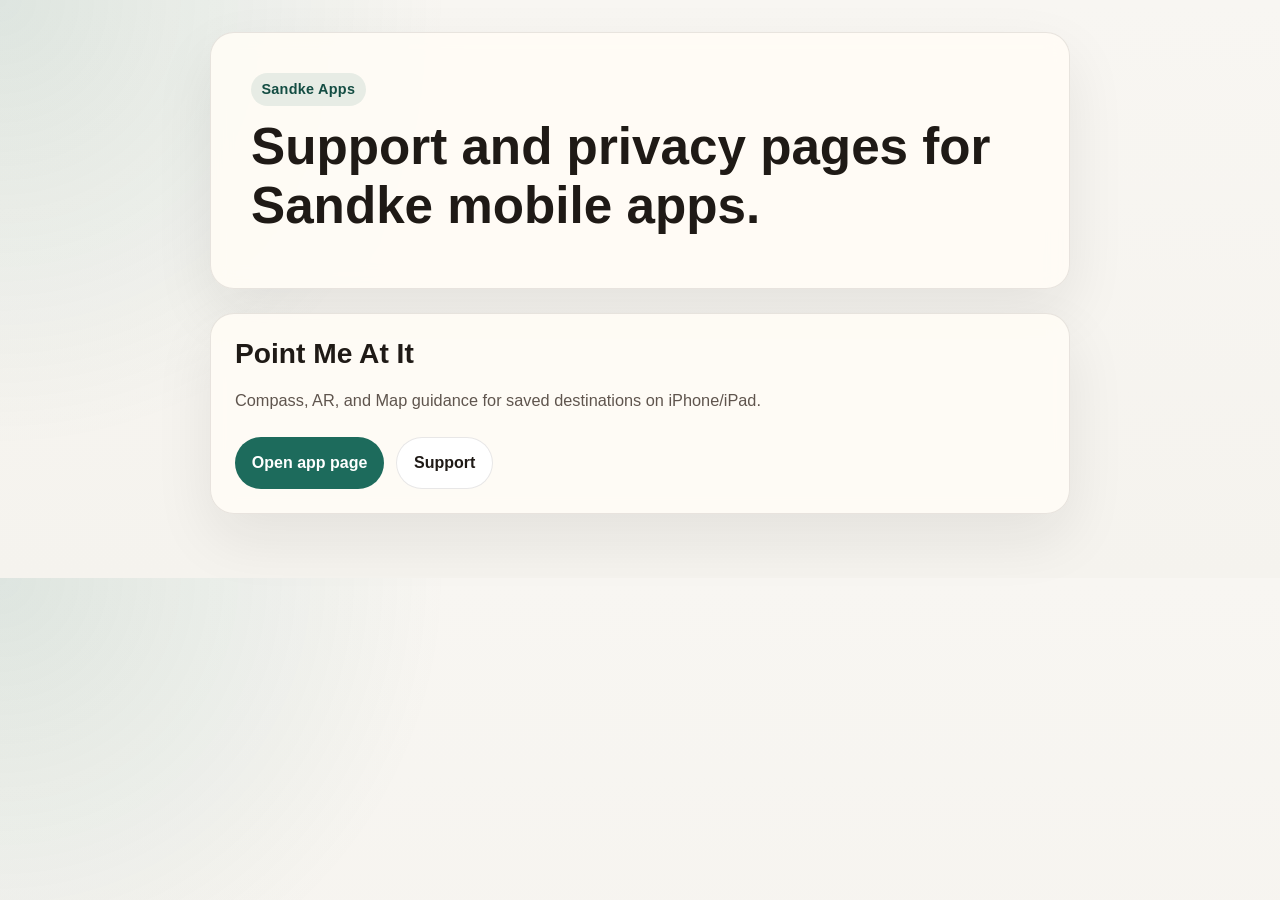
<file: index.html>
<!DOCTYPE html>
<html lang="en">
  <head>
    <meta charset="utf-8">
    <meta name="viewport" content="width=device-width, initial-scale=1">
    <title>Sandke Apps</title>
    <meta
      name="description"
      content="Support and privacy pages for Sandke apps."
    >
    <link rel="stylesheet" href="./styles.css">
  </head>
  <body>
    <main class="shell">
      <section class="hero">
        <div class="eyebrow">Sandke Apps</div>
        <h1>Support and privacy pages for Sandke mobile apps.</h1>
      </section>

      <section class="grid two">
        <article class="panel">
          <h2>Point Me At It</h2>
          <p>
            Compass, AR, and Map guidance for saved destinations on iPhone/iPad.
          </p>
          <div class="actions">
            <a class="button primary" href="./pointmeatit/">Open app page</a>
            <a class="button secondary" href="./pointmeatit/support/">Support</a>
          </div>
        </article>
      </section>
    </main>
  </body>
</html>
</file>
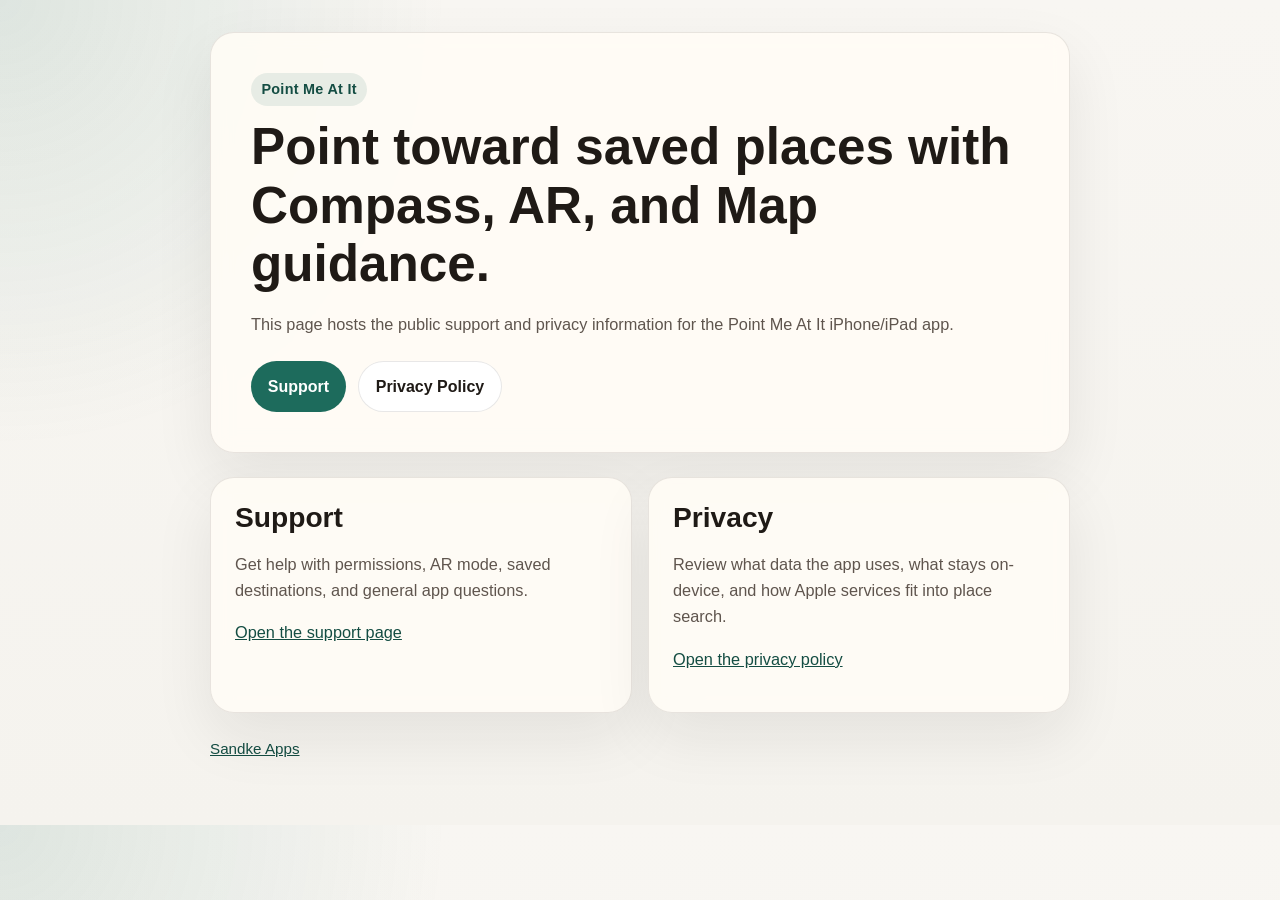
<file: pointmeatit/index.html>
<!DOCTYPE html>
<html lang="en">
  <head>
    <meta charset="utf-8">
    <meta name="viewport" content="width=device-width, initial-scale=1">
    <title>Point Me At It</title>
    <meta
      name="description"
      content="Support and privacy information for the Point Me At It iPhone/Ipad app."
    >
    <link rel="stylesheet" href="../styles.css">
  </head>
  <body>
    <main class="shell">
      <section class="hero">
        <div class="eyebrow">Point Me At It</div>
        <h1>Point toward saved places with Compass, AR, and Map guidance.</h1>
        <p>
          This page hosts the public support and privacy information for the
          Point Me At It iPhone/iPad app.
        </p>
        <div class="actions">
          <a class="button primary" href="./support/">Support</a>
          <a class="button secondary" href="./privacy/">Privacy Policy</a>
        </div>
      </section>

      <section class="grid two">
        <article class="panel">
          <h2>Support</h2>
          <p>
            Get help with permissions, AR mode, saved destinations, and general
            app questions.
          </p>
          <p><a href="./support/">Open the support page</a></p>
        </article>

        <article class="panel">
          <h2>Privacy</h2>
          <p>
            Review what data the app uses, what stays on-device, and how Apple
            services fit into place search.
          </p>
          <p><a href="./privacy/">Open the privacy policy</a></p>
        </article>
      </section>

      <footer>
        <a href="../">Sandke Apps</a>
      </footer>
    </main>
  </body>
</html>
</file>
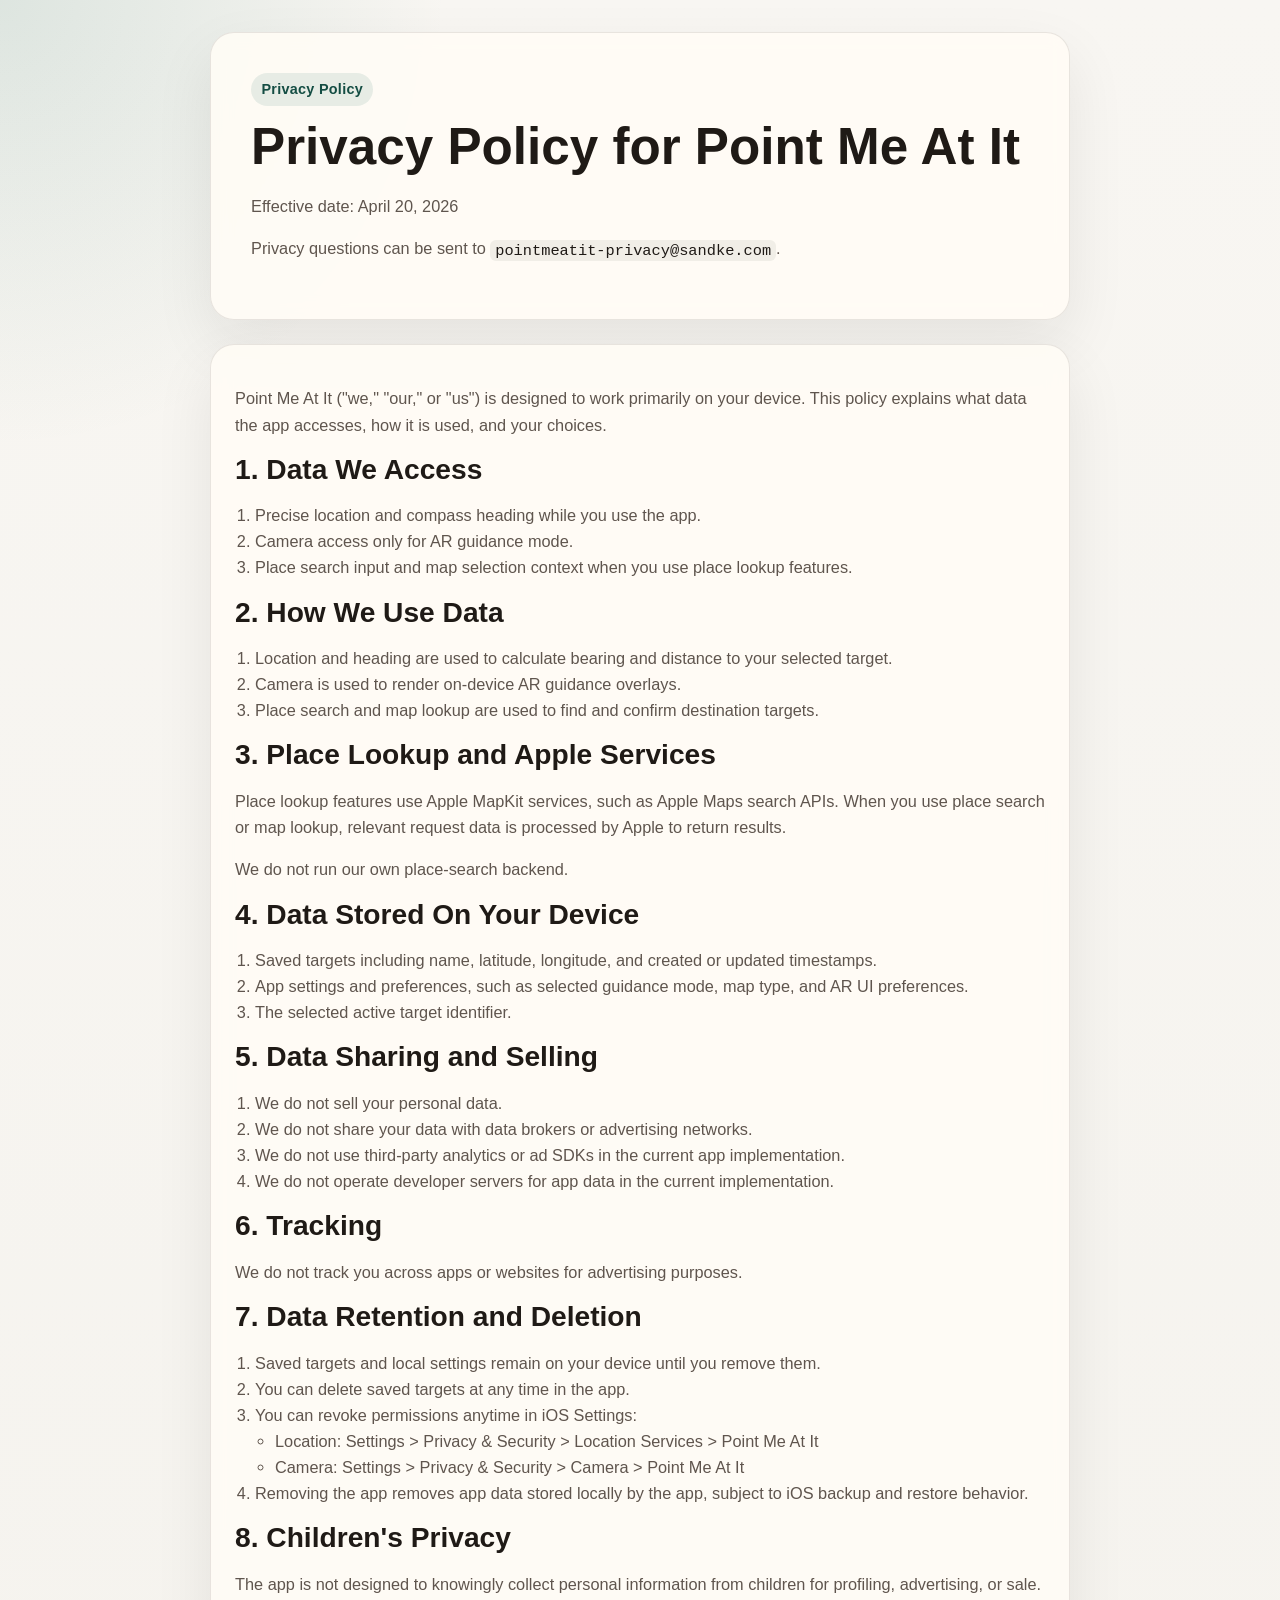
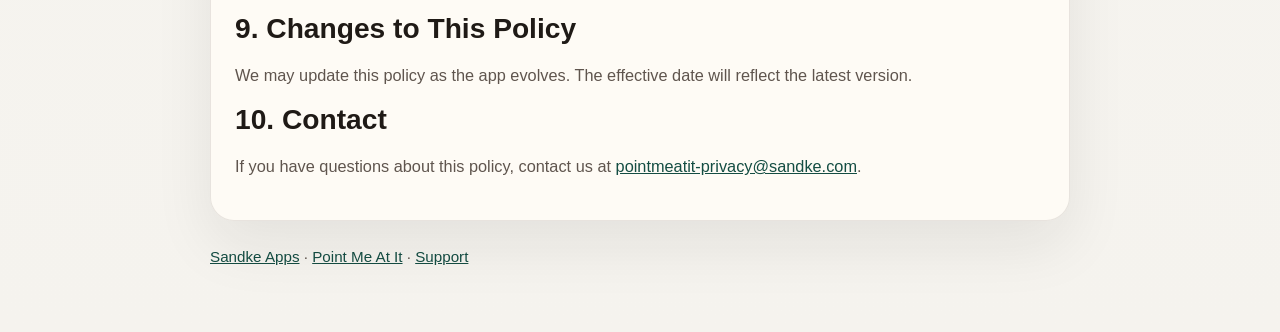
<file: pointmeatit/privacy/index.html>
<!DOCTYPE html>
<html lang="en">
  <head>
    <meta charset="utf-8">
    <meta name="viewport" content="width=device-width, initial-scale=1">
    <title>Point Me At It Privacy Policy</title>
    <meta
      name="description"
      content="Privacy policy for the Point Me At It iPhone/iPad app."
    >
    <link rel="stylesheet" href="../../styles.css">
  </head>
  <body>
    <main class="shell">
      <section class="hero">
        <div class="eyebrow">Privacy Policy</div>
        <h1>Privacy Policy for Point Me At It</h1>
        <p>Effective date: April 20, 2026</p>
        <p>
          Privacy questions can be sent to
          <code>pointmeatit-privacy@sandke.com</code>.
        </p>
      </section>

      <section class="panel">
        <p>
          Point Me At It ("we," "our," or "us") is designed to work primarily on
          your device. This policy explains what data the app accesses, how it
          is used, and your choices.
        </p>

        <h2>1. Data We Access</h2>
        <ol>
          <li>Precise location and compass heading while you use the app.</li>
          <li>Camera access only for AR guidance mode.</li>
          <li>Place search input and map selection context when you use place lookup features.</li>
        </ol>

        <h2>2. How We Use Data</h2>
        <ol>
          <li>Location and heading are used to calculate bearing and distance to your selected target.</li>
          <li>Camera is used to render on-device AR guidance overlays.</li>
          <li>Place search and map lookup are used to find and confirm destination targets.</li>
        </ol>

        <h2>3. Place Lookup and Apple Services</h2>
        <p>
          Place lookup features use Apple MapKit services, such as Apple Maps
          search APIs. When you use place search or map lookup, relevant request
          data is processed by Apple to return results.
        </p>
        <p>We do not run our own place-search backend.</p>

        <h2>4. Data Stored On Your Device</h2>
        <ol>
          <li>Saved targets including name, latitude, longitude, and created or updated timestamps.</li>
          <li>App settings and preferences, such as selected guidance mode, map type, and AR UI preferences.</li>
          <li>The selected active target identifier.</li>
        </ol>

        <h2>5. Data Sharing and Selling</h2>
        <ol>
          <li>We do not sell your personal data.</li>
          <li>We do not share your data with data brokers or advertising networks.</li>
          <li>We do not use third-party analytics or ad SDKs in the current app implementation.</li>
          <li>We do not operate developer servers for app data in the current implementation.</li>
        </ol>

        <h2>6. Tracking</h2>
        <p>We do not track you across apps or websites for advertising purposes.</p>

        <h2>7. Data Retention and Deletion</h2>
        <ol>
          <li>Saved targets and local settings remain on your device until you remove them.</li>
          <li>You can delete saved targets at any time in the app.</li>
          <li>
            You can revoke permissions anytime in iOS Settings:
            <ul>
              <li>Location: Settings &gt; Privacy &amp; Security &gt; Location Services &gt; Point Me At It</li>
              <li>Camera: Settings &gt; Privacy &amp; Security &gt; Camera &gt; Point Me At It</li>
            </ul>
          </li>
          <li>Removing the app removes app data stored locally by the app, subject to iOS backup and restore behavior.</li>
        </ol>

        <h2>8. Children's Privacy</h2>
        <p>
          The app is not designed to knowingly collect personal information from
          children for profiling, advertising, or sale.
        </p>

        <h2>9. Changes to This Policy</h2>
        <p>
          We may update this policy as the app evolves. The effective date will
          reflect the latest version.
        </p>

        <h2>10. Contact</h2>
        <p>
          If you have questions about this policy, contact us at
          <a href="mailto:pointmeatit-privacy@sandke.com">pointmeatit-privacy@sandke.com</a>.
        </p>
      </section>

      <footer>
        <a href="../../">Sandke Apps</a> ·
        <a href="../">Point Me At It</a> ·
        <a href="../support/">Support</a>
      </footer>
    </main>
  </body>
</html>
</file>
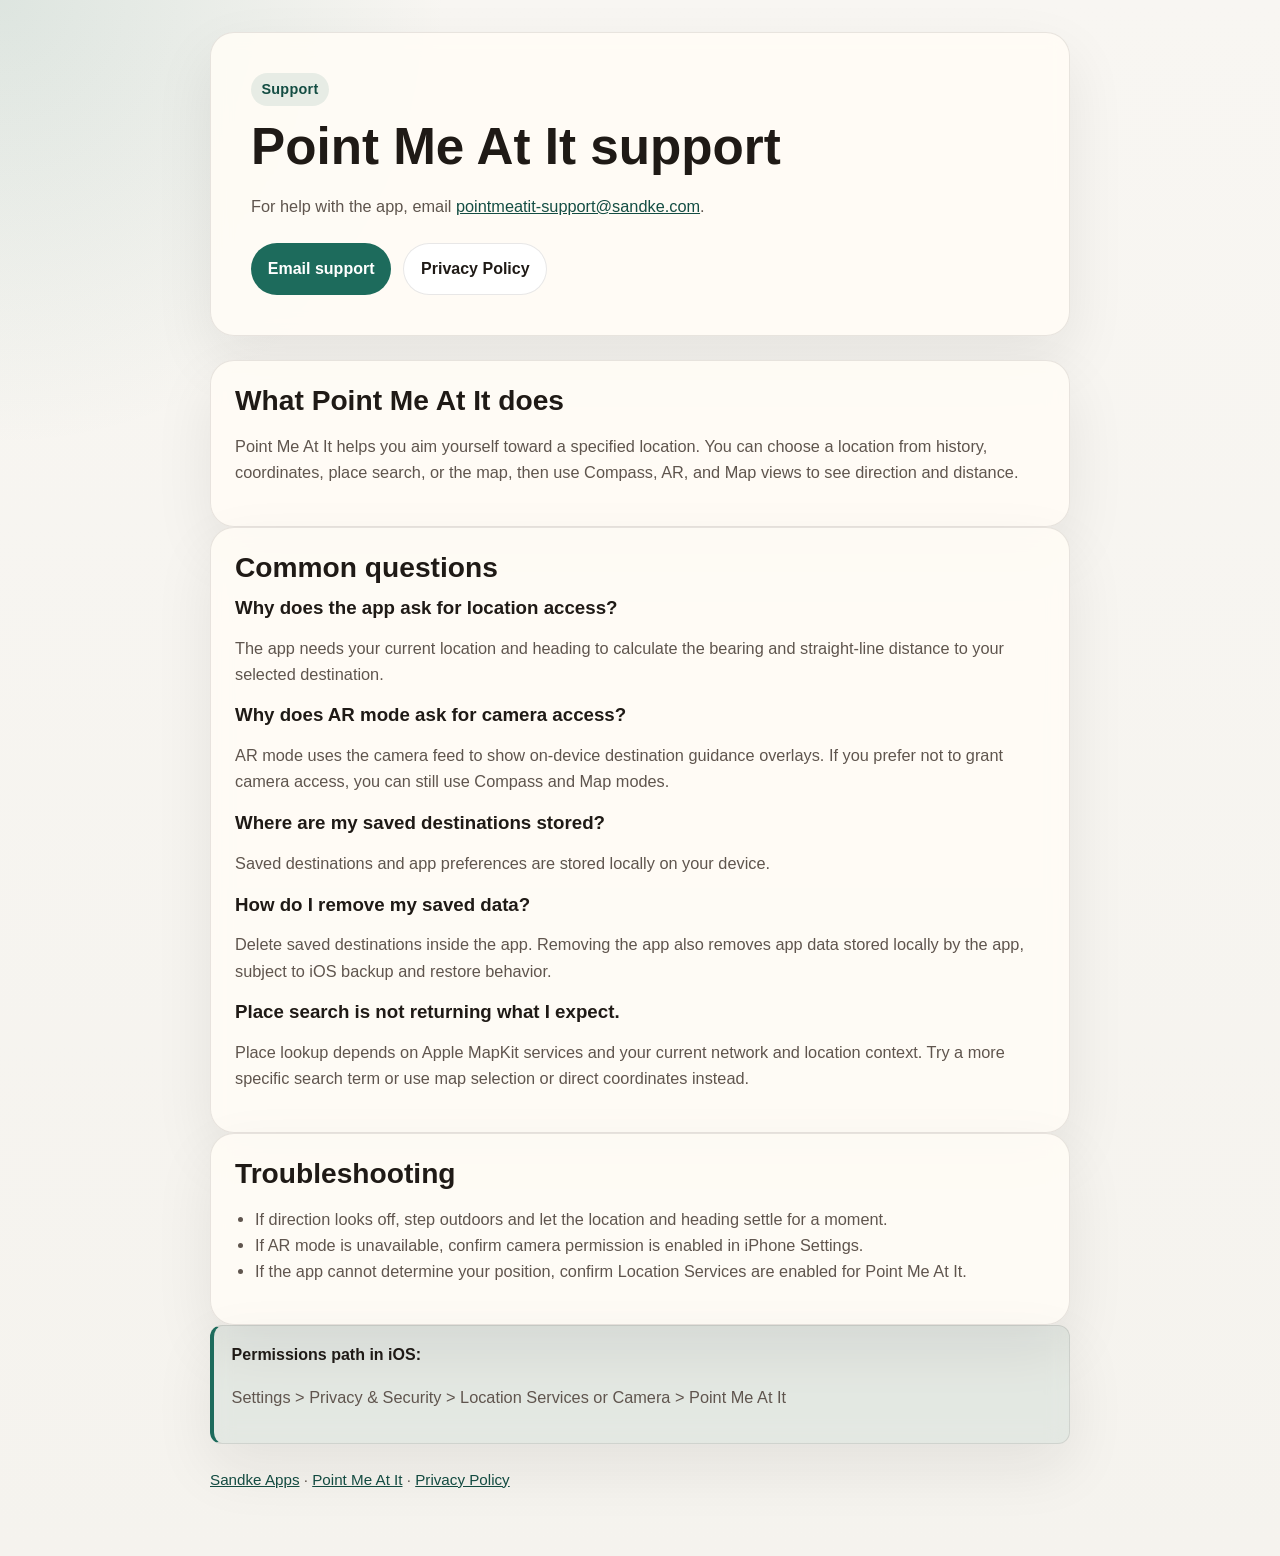
<file: pointmeatit/support/index.html>
<!DOCTYPE html>
<html lang="en">
  <head>
    <meta charset="utf-8">
    <meta name="viewport" content="width=device-width, initial-scale=1">
    <title>Point Me At It Support</title>
    <meta
      name="description"
      content="Support information for the Point Me At It iPhone/iPad app."
    >
    <link rel="stylesheet" href="../../styles.css">
  </head>
  <body>
    <main class="shell">
      <section class="hero">
        <div class="eyebrow">Support</div>
        <h1>Point Me At It support</h1>
        <p>
          For help with the app, email
          <a href="mailto:pointmeatit-support@sandke.com">pointmeatit-support@sandke.com</a>.
        </p>
        <div class="actions">
          <a class="button primary" href="mailto:pointmeatit-support@sandke.com">Email support</a>
          <a class="button secondary" href="../privacy/">Privacy Policy</a>
        </div>
      </section>

      <section class="panel">
        <h2>What Point Me At It does</h2>
        <p>
          Point Me At It helps you aim yourself toward a specified location. You can
          choose a location from history, coordinates, place search, or the map,
          then use Compass, AR, and Map views to see direction and distance.
        </p>
      </section>

      <section class="panel">
        <h2>Common questions</h2>

        <div class="faq-item">
          <h3>Why does the app ask for location access?</h3>
          <p>
            The app needs your current location and heading to calculate the
            bearing and straight-line distance to your selected destination.
          </p>
        </div>

        <div class="faq-item">
          <h3>Why does AR mode ask for camera access?</h3>
          <p>
            AR mode uses the camera feed to show on-device destination guidance
            overlays. If you prefer not to grant camera access, you can still
            use Compass and Map modes.
          </p>
        </div>

        <div class="faq-item">
          <h3>Where are my saved destinations stored?</h3>
          <p>
            Saved destinations and app preferences are stored locally on your
            device.
          </p>
        </div>

        <div class="faq-item">
          <h3>How do I remove my saved data?</h3>
          <p>
            Delete saved destinations inside the app. Removing the app also
            removes app data stored locally by the app, subject to iOS backup
            and restore behavior.
          </p>
        </div>

        <div class="faq-item">
          <h3>Place search is not returning what I expect.</h3>
          <p>
            Place lookup depends on Apple MapKit services and your current
            network and location context. Try a more specific search term or use
            map selection or direct coordinates instead.
          </p>
        </div>
      </section>

      <section class="panel">
        <h2>Troubleshooting</h2>
        <ul>
          <li>If direction looks off, step outdoors and let the location and heading settle for a moment.</li>
          <li>If AR mode is unavailable, confirm camera permission is enabled in iPhone Settings.</li>
          <li>If the app cannot determine your position, confirm Location Services are enabled for Point Me At It.</li>
        </ul>
      </section>

      <section class="panel note">
        <strong>Permissions path in iOS:</strong>
        <p>
          Settings &gt; Privacy &amp; Security &gt; Location Services or Camera
          &gt; Point Me At It
        </p>
      </section>

      <footer>
        <a href="../../">Sandke Apps</a> ·
        <a href="../">Point Me At It</a> ·
        <a href="../privacy/">Privacy Policy</a>
      </footer>
    </main>
  </body>
</html>
</file>
<file: styles.css>
:root {
  --bg: #f5f3ee;
  --panel: rgba(255, 252, 245, 0.9);
  --text: #1f1a16;
  --muted: #5f554e;
  --accent: #1d6b5c;
  --accent-strong: #144d43;
  --border: rgba(31, 26, 22, 0.1);
  --shadow: 0 24px 60px rgba(31, 26, 22, 0.08);
  --max: 860px;
}

* {
  box-sizing: border-box;
}

html {
  color-scheme: light;
}

body {
  margin: 0;
  font-family: "Avenir Next", "Segoe UI", sans-serif;
  line-height: 1.6;
  color: var(--text);
  background:
    radial-gradient(circle at top left, rgba(29, 107, 92, 0.12), transparent 28rem),
    linear-gradient(180deg, #f8f6f2 0%, var(--bg) 100%);
}

a {
  color: var(--accent-strong);
}

.shell {
  width: min(calc(100% - 2rem), var(--max));
  margin: 0 auto;
  padding: 2rem 0 4rem;
}

.hero,
.panel {
  background: var(--panel);
  border: 1px solid var(--border);
  border-radius: 24px;
  box-shadow: var(--shadow);
  backdrop-filter: blur(10px);
}

.hero {
  padding: 2.5rem;
  margin-bottom: 1.5rem;
}

.eyebrow {
  display: inline-block;
  margin-bottom: 0.75rem;
  padding: 0.3rem 0.65rem;
  border-radius: 999px;
  background: rgba(29, 107, 92, 0.1);
  color: var(--accent-strong);
  font-size: 0.9rem;
  font-weight: 700;
  letter-spacing: 0.02em;
}

h1,
h2,
h3 {
  line-height: 1.15;
  margin: 0 0 0.8rem;
}

h1 {
  font-size: clamp(2.1rem, 4vw, 3.8rem);
}

h2 {
  font-size: clamp(1.4rem, 2.2vw, 2rem);
  margin-top: 0;
}

p,
li {
  color: var(--muted);
  font-size: 1.02rem;
}

.actions {
  display: flex;
  flex-wrap: wrap;
  gap: 0.75rem;
  margin-top: 1.5rem;
}

.button {
  display: inline-flex;
  align-items: center;
  justify-content: center;
  min-height: 2.8rem;
  padding: 0.75rem 1.05rem;
  border-radius: 999px;
  text-decoration: none;
  font-weight: 700;
}

.button.primary {
  background: var(--accent);
  color: #fff;
}

.button.secondary {
  border: 1px solid var(--border);
  background: #fff;
  color: var(--text);
}

.grid {
  display: grid;
  gap: 1rem;
}

.grid.two {
  grid-template-columns: repeat(auto-fit, minmax(240px, 1fr));
}

.panel {
  padding: 1.5rem;
}

.meta {
  margin-top: 1rem;
  font-size: 0.94rem;
}

.note {
  padding: 1rem 1.1rem;
  border-left: 4px solid var(--accent);
  background: rgba(29, 107, 92, 0.08);
  border-radius: 12px;
}

.faq-item + .faq-item {
  margin-top: 1.1rem;
}

ul,
ol {
  padding-left: 1.25rem;
}

code {
  padding: 0.1rem 0.3rem;
  border-radius: 6px;
  background: rgba(31, 26, 22, 0.06);
  color: var(--text);
  font-family: "SFMono-Regular", "Menlo", monospace;
  font-size: 0.94em;
}

footer {
  margin-top: 1.5rem;
  color: var(--muted);
  font-size: 0.95rem;
}

@media (max-width: 640px) {
  .hero,
  .panel {
    border-radius: 18px;
  }

  .hero {
    padding: 1.5rem;
  }

  .panel {
    padding: 1.2rem;
  }
}
</file>
